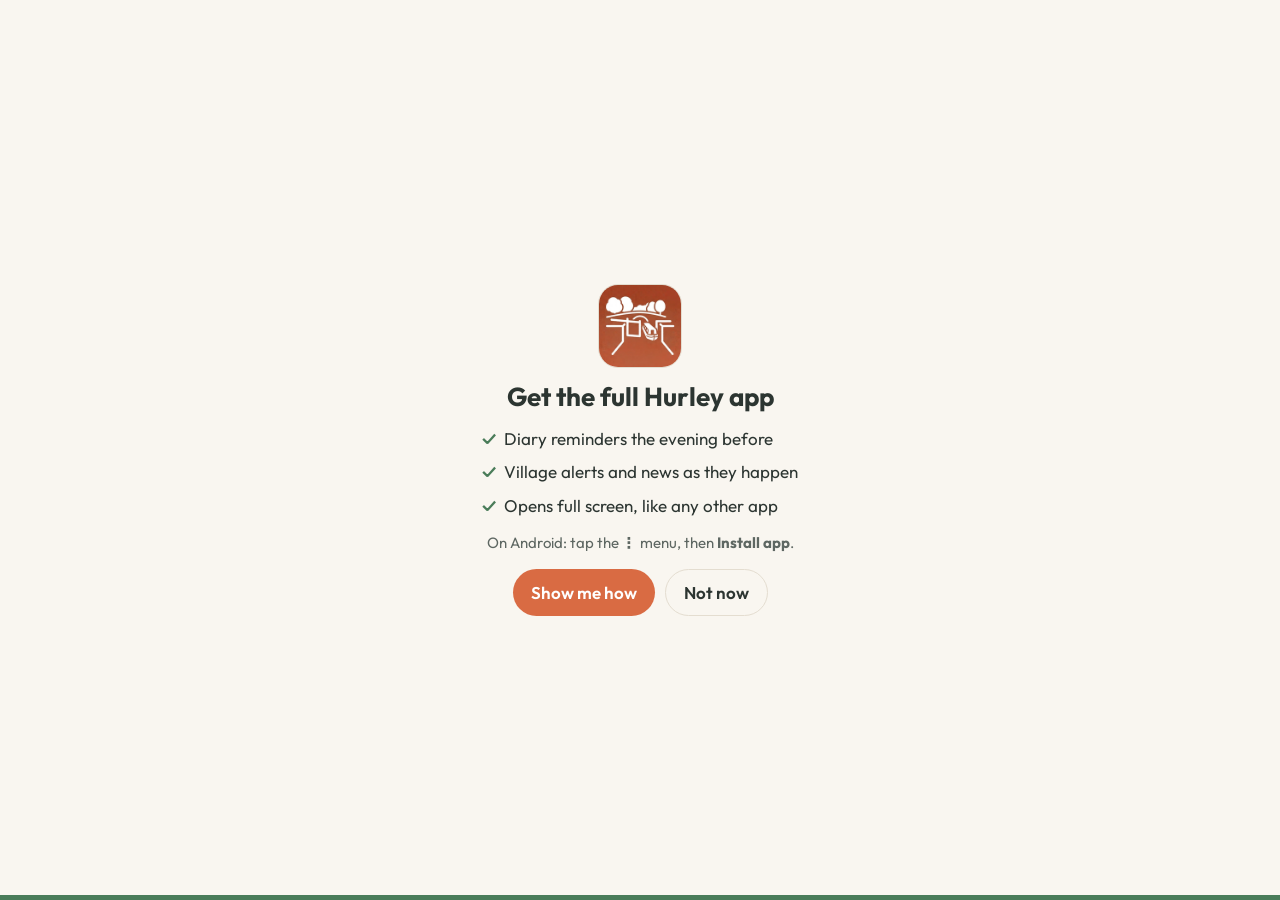
<file: index.html>
<!DOCTYPE html>
<html lang="en">
<head>
<meta charset="utf-8">
<meta name="viewport" content="width=device-width, initial-scale=1, viewport-fit=cover">
<meta name="theme-color" content="#F9F6F0">
<link rel="manifest" href="manifest.json">
<link rel="icon" href="icons/favicon-32.png">
<link rel="apple-touch-icon" href="icons/apple-touch-icon.png">
<meta name="apple-mobile-web-app-capable" content="yes">
<meta name="apple-mobile-web-app-title" content="Hurley">
<link rel="preconnect" href="https://fonts.googleapis.com">
<link rel="preconnect" href="https://fonts.gstatic.com" crossorigin>
<link rel="stylesheet" href="https://fonts.googleapis.com/css2?family=Outfit:wght@400;500;600;700;800&display=swap">
<link rel="stylesheet" href="css/app.css">
<script src="js/theme.js"></script>
<title>Hurley</title>
</head>
<body>
<header class="bar"><div class="bar-in">
  <a class="brand" href="./"><img src="icons/icon-192.png" alt="" width="34" height="34"><span>Hurley</span></a>
  <!-- Admin-only: hidden unless this phone has signed in on admin.html -->
  <a class="ib admin" id="admin" href="admin.html" aria-label="Admin" hidden>!</a>
  <a class="ib" href="profile.html" aria-label="Profile"><svg viewBox="0 0 24 24" fill="none" stroke="currentColor" stroke-width="1.8" stroke-linecap="round" aria-hidden="true"><circle cx="12" cy="8" r="4"/><path d="M4 21a8 8 0 0 1 16 0"/></svg></a>
  <a class="ib" href="settings.html" aria-label="Settings"><svg viewBox="0 0 24 24" fill="none" stroke="currentColor" stroke-width="1.8" stroke-linecap="round" stroke-linejoin="round" aria-hidden="true"><circle cx="12" cy="12" r="3"/><path d="M19.4 15a1.7 1.7 0 0 0 .3 1.8l.1.1a2 2 0 1 1-2.8 2.8l-.1-.1a1.7 1.7 0 0 0-1.8-.3 1.7 1.7 0 0 0-1 1.5V21a2 2 0 1 1-4 0v-.1a1.7 1.7 0 0 0-1.1-1.5 1.7 1.7 0 0 0-1.8.3l-.1.1a2 2 0 1 1-2.8-2.8l.1-.1a1.7 1.7 0 0 0 .3-1.8 1.7 1.7 0 0 0-1.5-1H3a2 2 0 1 1 0-4h.1a1.7 1.7 0 0 0 1.5-1.1 1.7 1.7 0 0 0-.3-1.8l-.1-.1a2 2 0 1 1 2.8-2.8l.1.1a1.7 1.7 0 0 0 1.8.3H9a1.7 1.7 0 0 0 1-1.5V3a2 2 0 1 1 4 0v.1a1.7 1.7 0 0 0 1 1.5 1.7 1.7 0 0 0 1.8-.3l.1-.1a2 2 0 1 1 2.8 2.8l-.1.1a1.7 1.7 0 0 0-.3 1.8V9a1.7 1.7 0 0 0 1.5 1H21a2 2 0 1 1 0 4h-.1a1.7 1.7 0 0 0-1.5 1z"/></svg></a>
  <a class="ib" href="about.html" aria-label="About us"><svg viewBox="0 0 24 24" aria-hidden="true" style="fill:none"><path d="M2 15l4.5-4.5L11 15" stroke="#4A7C59" stroke-width="2.4" stroke-linecap="round" stroke-linejoin="round"/><path d="M7 12.5l5-6 5 6" stroke="#D96B43" stroke-width="2.4" stroke-linecap="round" stroke-linejoin="round"/><path d="M13 15l4.5-4.5L22 15" stroke="#E8A838" stroke-width="2.4" stroke-linecap="round" stroke-linejoin="round"/><circle cx="12" cy="17.5" r="2" fill="#E8A838"/></svg></a>
</div></header>

<main class="wrap">
  <a class="banner" id="inst" href="install.html" hidden>
    <svg viewBox="0 0 24 24" width="24" height="24" fill="none" stroke="currentColor" stroke-width="1.8" stroke-linecap="round" stroke-linejoin="round" aria-hidden="true"><path d="M12 3v12M7 10l5 5 5-5M5 21h14"/></svg>
    <b>Add Hurley to your home screen</b>
    <button class="x" id="instx" aria-label="Hide">&times;</button>
  </a>
  <nav class="grid" id="grid" aria-label="Hurley"></nav>
  <p class="ver" id="ver"></p>
</main>

<script src="js/data.js"></script>
<script>
document.getElementById('grid').innerHTML = PLACES.filter(p => !p.hidden).map(p =>
  '<a class="tile' + (p.id === 'yourway' ? ' yay' : '') + '" href="place.html?p=' + p.id + '">' + svg(p.id) + '<b>' + p.name + '</b></a>').join('');
document.getElementById('ver').textContent = 'v' + VERSION;
// Install nudge: only in a normal browser tab, until dismissed
const standalone = matchMedia('(display-mode: standalone)').matches || navigator.standalone;
let hid = false; try { hid = localStorage.getItem('hurley.instHidden') === '1'; if (localStorage.getItem('hurley.admin') === '1') document.getElementById('admin').hidden = false; } catch (e) {}
if (!standalone && !hid) document.getElementById('inst').hidden = false;
document.getElementById('instx').onclick = e => {
  e.preventDefault(); document.getElementById('inst').hidden = true;
  try { localStorage.setItem('hurley.instHidden', '1'); } catch (err) {}
};
// Install splash: people using Hurley in a normal browser tab (not from the home screen) get a 4-second "get the full app" screen
// with what they would miss. Skipped for installed phones, the admin, and after 5 showings. Add ?splash=1 to the address to preview it.
(function () {
  const force = new URLSearchParams(location.search).has('splash');
  if (standalone && !force) return;
  try {
    if (!force) {
      if (localStorage.getItem('hurley.installSent') === '1' || localStorage.getItem('hurley.admin') === '1') return;
      if (sessionStorage.getItem('hurley.splashShown') === '1') return;
      const n = +localStorage.getItem('hurley.splashCount') || 0;
      if (n >= 5) return;
      localStorage.setItem('hurley.splashCount', String(n + 1));
    }
    sessionStorage.setItem('hurley.splashShown', '1');
  } catch (e) {}
  const ios = /iPhone|iPad|iPod/.test(navigator.userAgent) || (navigator.platform === 'MacIntel' && navigator.maxTouchPoints > 1);
  const how = ios ? 'On iPhone: tap <b>Share</b>, then <b>Add to Home Screen</b>.' : 'On Android: tap the <b>&#8942;</b> menu, then <b>Install app</b>.';
  const el = document.createElement('div');
  el.id = 'splash'; el.setAttribute('role', 'dialog'); el.setAttribute('aria-label', 'Get the full Hurley app');
  el.innerHTML = '<img src="icons/icon-192.png" alt="" width="84" height="84">'
    + '<h2>Get the full Hurley app</h2>'
    + '<ul><li>Diary reminders the evening before</li><li>Village alerts and news as they happen</li><li>Opens full screen, like any other app</li></ul>'
    + '<p class="how">' + how + '</p>'
    + '<div class="btns"><a class="btn terra" href="install.html" id="splashgo">Show me how</a><button class="btn ghost" id="splashx">Not now</button></div>'
    + '<div class="timer"><i></i></div>';
  document.body.appendChild(el);
  let t = setTimeout(close, 4000);
  function close() { clearTimeout(t); el.classList.add('out'); setTimeout(() => el.remove(), 350); }
  document.getElementById('splashx').onclick = close;
  document.getElementById('splashgo').onclick = () => clearTimeout(t);
})();
// Loads the database code on demand (villagers browsing the home screen never download it unless it is needed)
let dbP; const loadDb = () => dbP || (dbP = (async () => {
  const load = src => new Promise((ok, no) => { const s = document.createElement('script'); s.src = src; s.onload = ok; s.onerror = no; document.head.appendChild(s); });
  await load('https://cdn.jsdelivr.net/npm/@supabase/supabase-js@2'); await load('js/db.js');
})());
// Admin only: red badge on "!" counting what's waiting (ideas, messages, tradespeople). Loads the database code
// only when this phone is signed in as admin, so villagers never download it on the home screen.
(async () => {
  let isAdm = false; try { isAdm = localStorage.getItem('hurley.admin') === '1'; } catch (e) {}
  if (!isAdm) return;
  const load = src => new Promise((ok, no) => { const s = document.createElement('script'); s.src = src; s.onload = ok; s.onerror = no; document.head.appendChild(s); });
  try {
    await loadDb();
    if (!(await isAdmin())) return;
    const n = async t => (await sb.from(t).select('id', { count: 'exact', head: true }).eq('village', VILLAGE).eq('status', 'pending')).count || 0;
    const drafts = (await sb.from('digests').select('id', { count: 'exact', head: true }).eq('village', VILLAGE).eq('status', 'draft')).count || 0;
    const total = drafts + (await Promise.all(['requests', 'posts', 'trades'].map(n))).reduce((a, b) => a + b, 0);
    if (total) {
      const b = document.createElement('span'); b.className = 'badge'; b.textContent = total > 9 ? '9+' : total;
      document.getElementById('admin').appendChild(b);
      document.getElementById('admin').setAttribute('aria-label', 'Admin, ' + total + ' waiting');
    }
    if (navigator.setAppBadge) { total ? navigator.setAppBadge(total) : navigator.clearAppBadge(); }
  } catch (e) {}
})();
// First time this phone opens the app from its home screen (an installed copy): record it once, so the admin gets an alert.
(async () => {
  const installed = matchMedia('(display-mode: standalone)').matches || navigator.standalone === true;
  if (!installed) return;
  try { if (localStorage.getItem('hurley.installSent') === '1') return; } catch (e) { return; }
  try {
    await loadDb();
    const me = await ensureUser(), ua = navigator.userAgent;
    const platform = /iPhone|iPad|iPod/.test(ua) ? 'ios' : /Android/.test(ua) ? 'android' : 'other';
    const { error } = await sb.from('installs').upsert({ user_id: me.id, platform }, { onConflict: 'user_id', ignoreDuplicates: true });
    if (!error) localStorage.setItem('hurley.installSent', '1');
  } catch (e) {}
})();
if ('serviceWorker' in navigator) navigator.serviceWorker.register('sw.js').catch(() => {});
</script>
</body>
</html>
</file>
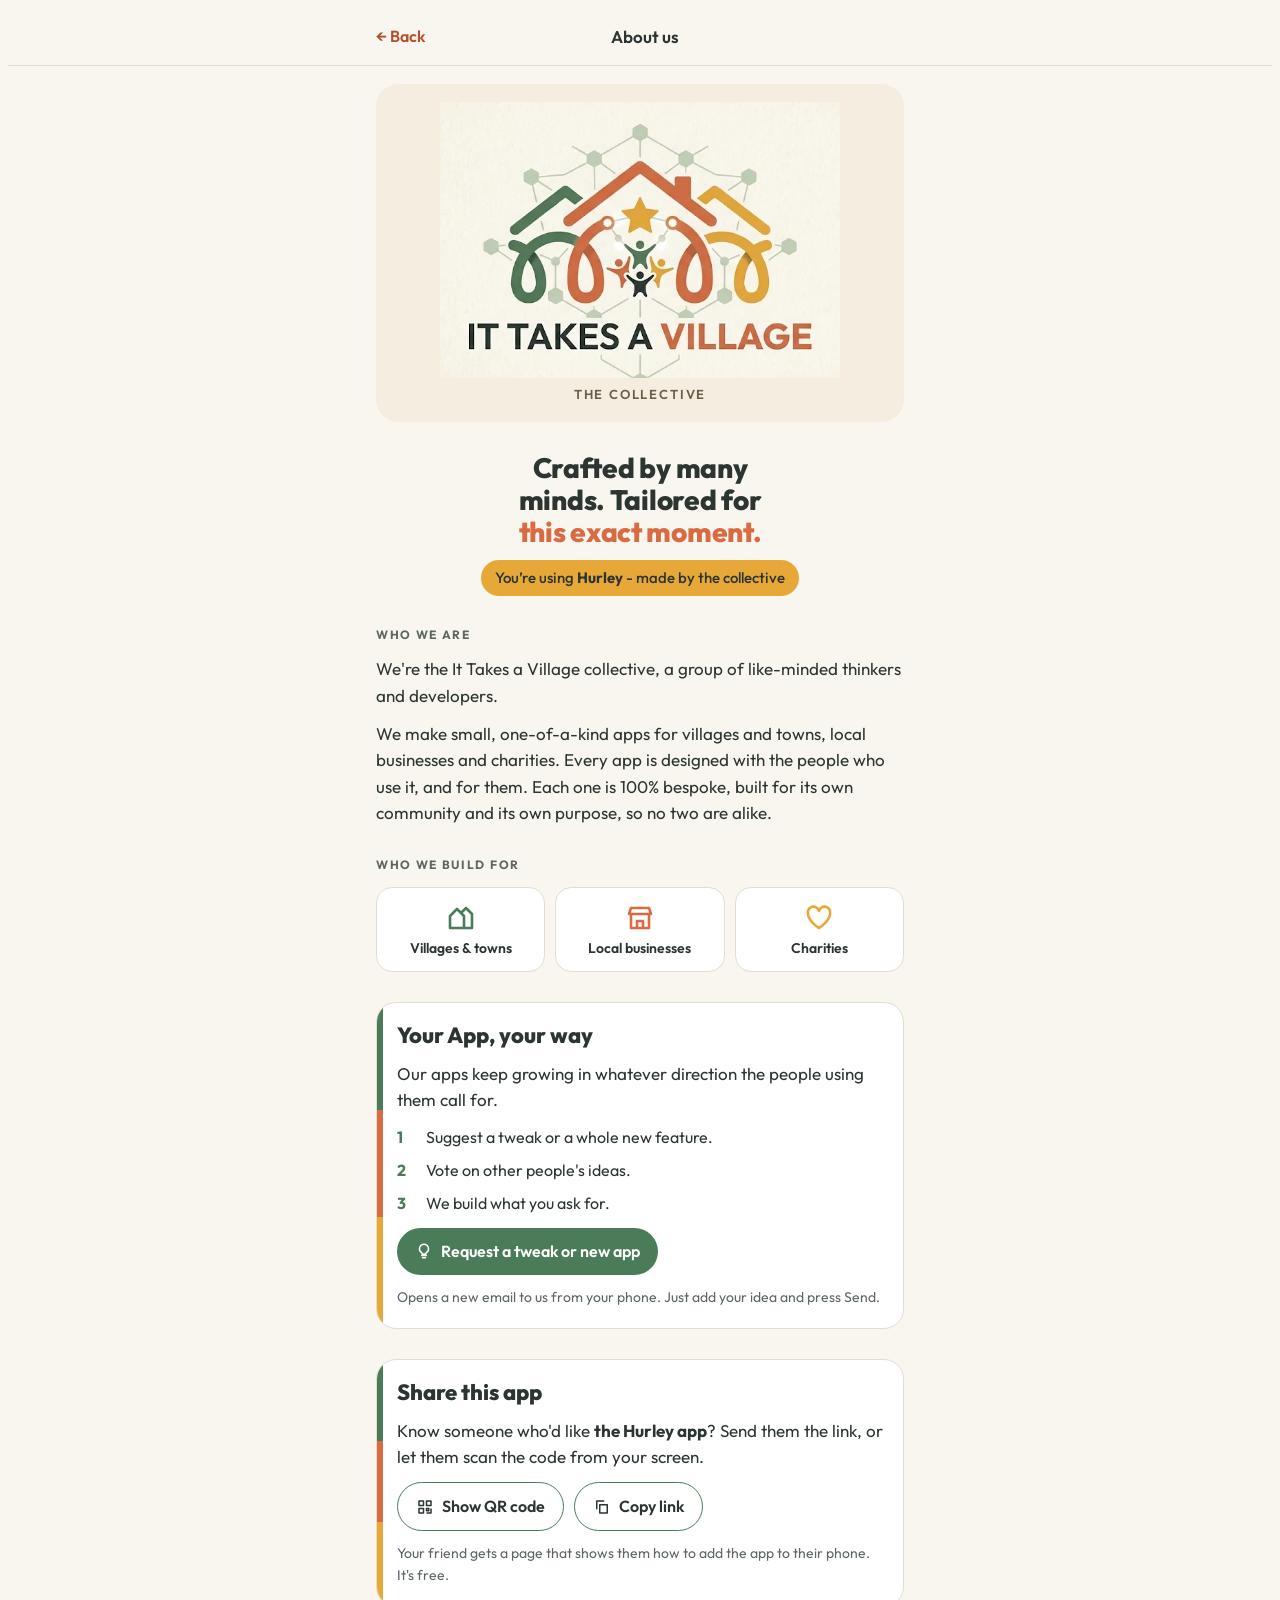
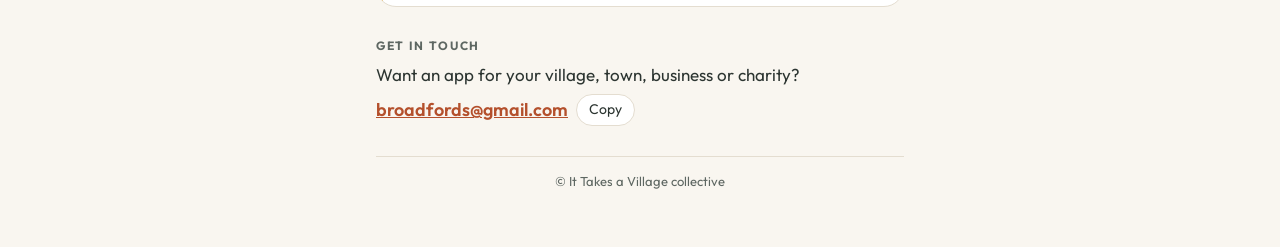
<file: about.html>
<!DOCTYPE html>
<html lang="en">
<head>
<meta charset="utf-8">
<meta name="viewport" content="width=device-width, initial-scale=1, viewport-fit=cover">
<meta name="theme-color" content="#F9F6F0">
<title>About us · Hurley</title>
<link rel="icon" href="icons/favicon-32.png">
<script src="js/theme.js"></script>
<link rel="preconnect" href="https://fonts.googleapis.com">
<link rel="preconnect" href="https://fonts.gstatic.com" crossorigin>
<link rel="stylesheet" href="https://fonts.googleapis.com/css2?family=Outfit:wght@400;500;600;700;800&display=swap">
<style>
/* Layout: in-app About screen; one phone column; cream logo plaque, then story, who-we-build-for trio, Your-App-your-way panel, contact */
:root{
  --cream:#F9F6F0; --plaque:#F4EDE0; --surface:#FFFFFF; --ink:#2C3531; --muted:#5E6762; --line:#E4DDD0;
  --terra:#D96B43; --terra-ink:#B4502C; --sage:#4A7C59; --gold:#E8A838;
  --on-terra:#FFFFFF; --on-sage:#FFFFFF; --on-gold:#2C3531;
  --font:"Outfit", system-ui, -apple-system, "Segoe UI", sans-serif;
}
@media (prefers-color-scheme: dark){:root:not([data-theme="light"]){
  --cream:#1E2421; --surface:#2C3531; --ink:#F1ECE2; --muted:#AEB7B1; --line:#3B4540;
  --terra:#E8825C; --terra-ink:#F0956F; --sage:#7FB28E; --gold:#EDB653;
  --on-terra:#1E2421; --on-sage:#1E2421; --on-gold:#1E2421; color-scheme:dark}}
:root[data-theme="dark"]{
  --cream:#1E2421; --surface:#2C3531; --ink:#F1ECE2; --muted:#AEB7B1; --line:#3B4540;
  --terra:#E8825C; --terra-ink:#F0956F; --sage:#7FB28E; --gold:#EDB653;
  --on-terra:#1E2421; --on-sage:#1E2421; --on-gold:#1E2421; color-scheme:dark}

*{box-sizing:border-box}
body{background:var(--cream);color:var(--ink);font-family:var(--font);font-size:17px;line-height:1.55}
h1,h2,h3{margin:0;font-weight:700;line-height:1.15;text-wrap:balance}
p{margin:0}
button,a{font:inherit}
:focus-visible{outline:3px solid var(--terra);outline-offset:2px;border-radius:6px}

.bar{position:sticky;top:env(safe-area-inset-top,0px);z-index:2;background:var(--cream);border-bottom:1px solid var(--line)}
.bar-in{max-width:560px;margin:0 auto;padding:10px 16px;display:flex;align-items:center;gap:12px}
.back{background:none;border:0;color:var(--terra-ink);font-weight:600;font-size:16px;padding:6px 0;cursor:pointer}
.bar h1{font-size:17px;font-weight:600;flex:1;text-align:center;margin-right:52px}

.wrap{max-width:560px;margin:0 auto;padding-inline:16px;padding-block:18px 48px;display:flex;flex-direction:column;gap:30px}

.plaque{background:var(--plaque);border-radius:22px;padding:18px 12px 8px;display:flex;flex-direction:column;align-items:center;gap:6px}
.plaque img{width:100%;max-width:400px;height:auto;display:block;
  -webkit-mask-image:radial-gradient(ellipse 88% 82% at 50% 50%,#000 76%,transparent 100%);
          mask-image:radial-gradient(ellipse 88% 82% at 50% 50%,#000 76%,transparent 100%)}
.tag{font-size:13px;letter-spacing:.14em;text-transform:uppercase;color:#6B5E4A;font-weight:600;padding-bottom:10px}

.hero{display:flex;flex-direction:column;gap:12px;text-align:center;align-items:center}
.hero h2{font-size:28px;font-weight:800;letter-spacing:-.01em;max-width:18ch}
.hero h2 em{font-style:normal;color:var(--terra)}
.using{display:inline-block;background:var(--gold);color:var(--on-gold);border-radius:999px;padding:6px 14px;font-size:15px;font-weight:500}
.using b{font-weight:700}

.story{display:flex;flex-direction:column;gap:12px}
.story p:first-child{font-size:19px;font-weight:500}
.eyebrow{font-size:12px;letter-spacing:.14em;text-transform:uppercase;font-weight:700;color:var(--muted)}

.trio{display:grid;grid-template-columns:repeat(3,minmax(0,1fr));gap:10px}
.trio div{background:var(--surface);border:1px solid var(--line);border-radius:16px;padding:14px 10px;display:flex;flex-direction:column;align-items:center;gap:8px;text-align:center;font-size:14px;font-weight:600;line-height:1.25}
.trio svg{width:30px;height:30px}
@media (max-width:360px){.trio{grid-template-columns:1fr}.trio div{flex-direction:row;text-align:left}}

.yay{background:var(--surface);border:1px solid var(--line);border-radius:20px;padding:20px;display:flex;flex-direction:column;gap:12px;position:relative;overflow:hidden}
.yay::before{content:"";position:absolute;inset:0 auto 0 0;width:6px;background:linear-gradient(var(--sage) 0 33%,var(--terra) 33% 66%,var(--gold) 66%)}
.yay h3{font-size:22px;font-weight:800}
.yay ol{margin:0;padding:0;list-style:none;display:flex;flex-direction:column;gap:8px;font-size:16px}
.yay li{display:flex;gap:10px;align-items:baseline}
.yay li span{flex:none;font-weight:700;color:var(--sage);min-width:1.2em}
.pill{align-self:flex-start;display:inline-flex;align-items:center;gap:8px;background:var(--sage);color:var(--on-sage);border:0;border-radius:999px;padding:11px 18px;font-weight:600;font-size:16px;text-decoration:none;cursor:pointer}
.pill svg{width:18px;height:18px}
.hint{font-size:14px;color:var(--muted)}

/* Share this app: native share sheet, QR on screen, copy link */
.share-btns{display:flex;flex-wrap:wrap;gap:10px}
.pill.alt{background:var(--surface);color:var(--ink);border:1.5px solid var(--sage)}
.qr-ov{position:fixed;inset:0;z-index:10;background:rgba(20,25,22,.72);display:flex;align-items:center;justify-content:center;padding:16px}
.qr-ov[hidden],.share[hidden],.pill[hidden]{display:none}
.qr-card{background:var(--surface);color:var(--ink);border-radius:22px;padding:22px;max-width:340px;width:100%;display:flex;flex-direction:column;align-items:center;gap:12px;text-align:center}
.qr-card h3{font-size:21px;font-weight:800}
.qr-card img{width:100%;max-width:260px;height:auto;border-radius:10px;background:#fff}
.qr-card .pill{align-self:center}

.contact{display:flex;flex-direction:column;gap:6px}
.contact .row{display:flex;flex-wrap:wrap;align-items:center;gap:8px}
.contact a{color:var(--terra-ink);font-weight:600;font-size:18px;user-select:all;word-break:break-all}
.copy{border:1px solid var(--line);background:var(--surface);color:var(--ink);border-radius:999px;padding:4px 12px;font-size:14px;cursor:pointer}

footer{border-top:1px solid var(--line);padding-top:14px;font-size:13px;color:var(--muted);text-align:center}
</style>
</head>
<body>
<!-- Shared It Takes a Village collective About Us page. Master copy lives in _assets/it-takes-a-village/about.html; per app only APP_NAME and BACK_URL differ. -->

<header class="bar"><div class="bar-in">
  <button class="back" id="back">← Back</button>
  <h1>About us</h1>
</div></header>

<main class="wrap">
  <div class="plaque">
    <img src="assets/collective-logo.webp" alt="It Takes a Village logo: three rooftops in green, terracotta and gold, joined by figures of people under a star" width="580" height="400">
    <div class="tag">The collective</div>
  </div>

  <section class="hero">
    <h2>Crafted by many minds. Tailored for <em>this exact moment.</em></h2>
    <div class="using" id="using"></div>
  </section>

  <section class="story" aria-labelledby="who">
    <span class="eyebrow" id="who">Who we are</span>
    <p>We're the It Takes a Village collective, a group of like-minded thinkers and developers.</p>
    <p>We make small, one-of-a-kind apps for villages and towns, local businesses and charities. Every app is designed with the people who use it, and for them. Each one is 100% bespoke, built for its own community and its own purpose, so no two are alike.</p>
  </section>

  <section class="story" aria-labelledby="for">
    <span class="eyebrow" id="for">Who we build for</span>
    <div class="trio">
      <div><svg viewBox="0 0 30 30" aria-hidden="true"><path d="M4 26V14l7-7 7 7v12z" fill="none" stroke="var(--sage)" stroke-width="2.6" stroke-linejoin="round"/><path d="M15 11l5-5 6 6v14h-8" fill="none" stroke="var(--sage)" stroke-width="2.6" stroke-linejoin="round"/></svg>Villages &amp; towns</div>
      <div><svg viewBox="0 0 30 30" aria-hidden="true"><path d="M4 12h22l-2-6H6z M6 12v14h18V12" fill="none" stroke="var(--terra)" stroke-width="2.6" stroke-linejoin="round"/><path d="M12 26v-7h6v7" fill="none" stroke="var(--terra)" stroke-width="2.6" stroke-linejoin="round"/></svg>Local businesses</div>
      <div><svg viewBox="0 0 30 30" aria-hidden="true"><path d="M15 26S4 19 4 11.5A5.5 5.5 0 0 1 15 9a5.5 5.5 0 0 1 11 2.5C26 19 15 26 15 26z" fill="none" stroke="var(--gold)" stroke-width="2.6" stroke-linejoin="round"/></svg>Charities</div>
    </div>
  </section>

  <section class="yay" aria-labelledby="yay-h">
    <h3 id="yay-h">Your App, your way</h3>
    <p>Our apps keep growing in whatever direction the people using them call for.</p>
    <ol>
      <li><span>1</span>Suggest a tweak or a whole new feature.</li>
      <li><span>2</span>Vote on other people's ideas.</li>
      <li><span>3</span>We build what you ask for.</li>
    </ol>
    <a class="pill" id="req" href="mailto:broadfords@gmail.com"><svg viewBox="0 0 24 24" aria-hidden="true"><path d="M9 18h6M10 21h4M12 3a6 6 0 0 0-3.5 10.9c.6.5 1 1.2 1 2.1h5c0-.9.4-1.6 1-2.1A6 6 0 0 0 12 3z" fill="none" stroke="currentColor" stroke-width="2" stroke-linecap="round" stroke-linejoin="round"/></svg>Request a tweak or new app</a>
    <p class="hint">Opens a new email to us from your phone. Just add your idea and press Send.</p>
  </section>

  <section class="yay share" aria-labelledby="sh-h">
    <h3 id="sh-h">Share this app</h3>
    <p>Know someone who'd like <b id="sh-app"></b>? Send them the link, or let them scan the code from your screen.</p>
    <div class="share-btns">
      <button class="pill" id="sh-send" hidden><svg viewBox="0 0 24 24" aria-hidden="true"><path d="M12 15V3M8 7l4-4 4 4M5 12v8h14v-8" fill="none" stroke="currentColor" stroke-width="2" stroke-linecap="round" stroke-linejoin="round"/></svg>Send to a friend</button>
      <button class="pill alt" id="sh-qr"><svg viewBox="0 0 24 24" aria-hidden="true"><path d="M4 4h6v6H4zM14 4h6v6h-6zM4 14h6v6H4zM14 14h3v3h-3zM20 14v6h-6" fill="none" stroke="currentColor" stroke-width="2" stroke-linejoin="round"/></svg>Show QR code</button>
      <button class="pill alt" id="sh-copy"><svg viewBox="0 0 24 24" aria-hidden="true"><path d="M9 9h10v11H9zM5 15V4h10" fill="none" stroke="currentColor" stroke-width="2" stroke-linejoin="round"/></svg><span>Copy link</span></button>
    </div>
    <p class="hint">Your friend gets a page that shows them how to add the app to their phone. It's free.</p>
  </section>

  <section class="contact" aria-labelledby="ct">
    <span class="eyebrow" id="ct">Get in touch</span>
    <p>Want an app for your village, town, business or charity?</p>
    <div class="row"><a href="mailto:broadfords@gmail.com" id="email">broadfords@gmail.com</a><button class="copy" id="copy">Copy</button></div>
  </section>

  <footer>© It Takes a Village collective</footer>
</main>

<div class="qr-ov" id="qr-ov" hidden role="dialog" aria-modal="true" aria-labelledby="qr-t">
  <div class="qr-card">
    <h3 id="qr-t">Scan to get the app</h3>
    <img src="assets/share-qr.svg" alt="QR code that opens the It Takes a Village page for adding this app" width="260" height="260">
    <p class="hint">Ask your friend to point their phone camera at this code.</p>
    <button class="pill" id="qr-close">Done</button>
  </div>
</div>

<script>
const APP_NAME = 'Hurley';
const BACK_URL = './';
document.getElementById('using').innerHTML = 'You’re using <b></b> - made by the collective';
document.querySelector('#using b').textContent = APP_NAME;
// Option 1 (for now): email. Option 2 (later): open the app's "Your App, your way" request list instead.
document.getElementById('req').href = 'mailto:broadfords@gmail.com?subject=' + encodeURIComponent('Idea for ' + APP_NAME)
  + '&body=' + encodeURIComponent('My idea for ' + APP_NAME + ' is: ');
document.getElementById('back').onclick = () => { if (history.length > 1) history.back(); else location.href = BACK_URL; };
// Share this app. The link goes to the collective hub (it detects the phone and shows the install steps);
// ?from= lets the hub put this app first. Keep SHARE_URL in step with assets/share-qr.svg.
const SHARE_URL = 'https://ittakesavillagecollective.co.uk/?from=hurley';
const SHARE_TEXT = 'I use the ' + APP_NAME + ' app and thought you might like it. It is free. Get it here:';
document.getElementById('sh-app').textContent = 'the ' + APP_NAME + ' app';
const shSend = document.getElementById('sh-send'), shCopy = document.getElementById('sh-copy'), qrOv = document.getElementById('qr-ov');
if (navigator.share) {
  shSend.hidden = false;
  shSend.onclick = () => { navigator.share({ title: APP_NAME + ' app', text: SHARE_TEXT, url: SHARE_URL }).catch(() => {}); };
}
shCopy.onclick = () => {
  const label = shCopy.querySelector('span'), done = () => { label.textContent = 'Copied'; setTimeout(() => label.textContent = 'Copy link', 1500); };
  try { navigator.clipboard.writeText(SHARE_URL).then(done, () => { label.textContent = SHARE_URL; }); } catch (e) { label.textContent = SHARE_URL; }
};
document.getElementById('sh-qr').onclick = () => { qrOv.hidden = false; document.getElementById('qr-close').focus(); };
const closeQr = () => { qrOv.hidden = true; };
document.getElementById('qr-close').onclick = closeQr;
qrOv.onclick = e => { if (e.target === qrOv) closeQr(); };
document.addEventListener('keydown', e => { if (e.key === 'Escape') closeQr(); });

document.getElementById('copy').onclick = () => {
  const b = document.getElementById('copy'), done = () => { b.textContent = 'Copied'; setTimeout(() => b.textContent = 'Copy', 1500); };
  const sel = () => { const r = document.createRange(); r.selectNodeContents(document.getElementById('email')); const s = getSelection(); s.removeAllRanges(); s.addRange(r); };
  try { navigator.clipboard.writeText('broadfords@gmail.com').then(done, sel); } catch (e) { sel(); }
};
</script>
</body>
</html>
</file>
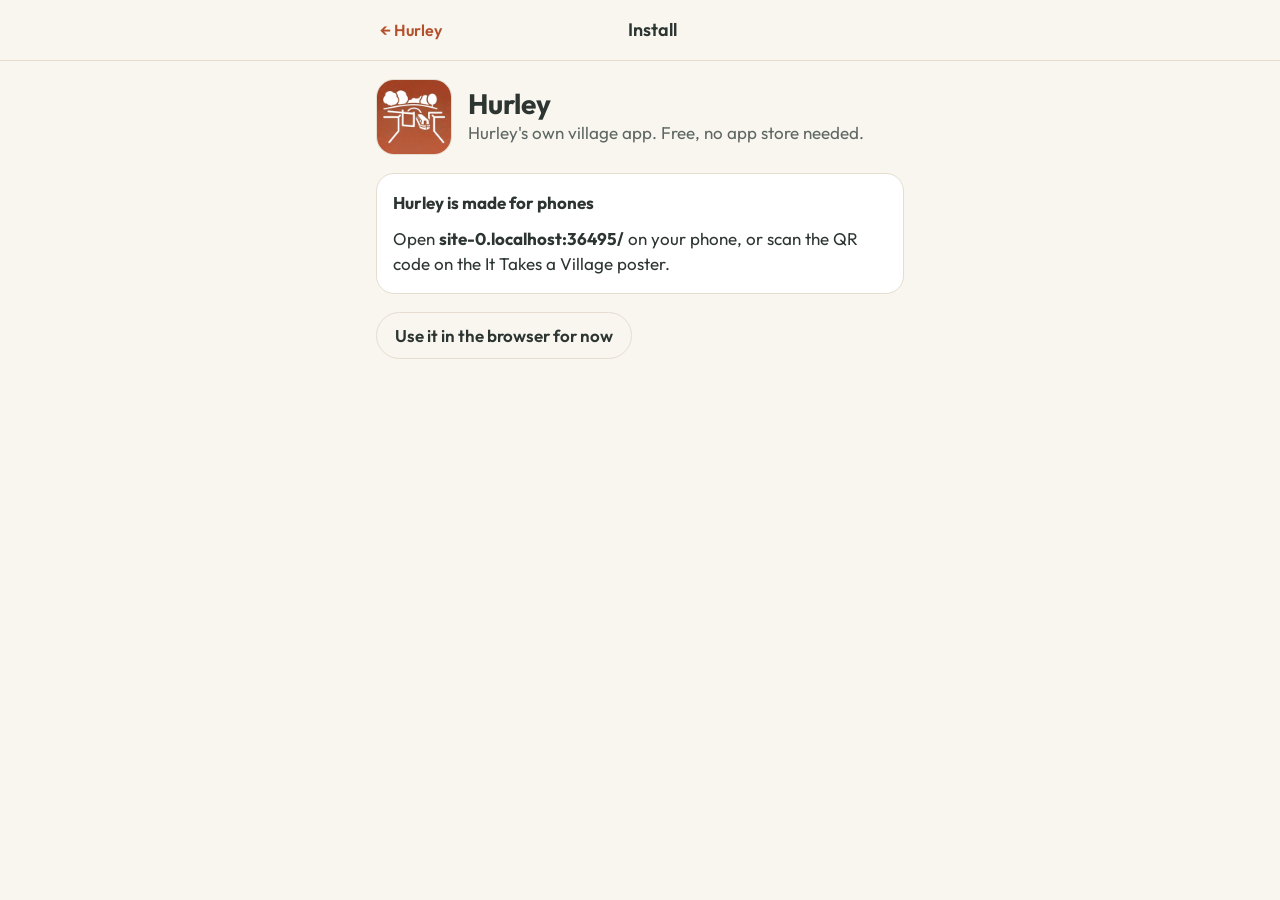
<file: install.html>
<!DOCTYPE html>
<html lang="en">
<head>
<meta charset="utf-8">
<meta name="viewport" content="width=device-width, initial-scale=1, viewport-fit=cover">
<meta name="theme-color" content="#F9F6F0">
<link rel="manifest" href="manifest.json">
<link rel="icon" href="icons/favicon-32.png">
<link rel="apple-touch-icon" href="icons/apple-touch-icon.png">
<meta name="apple-mobile-web-app-capable" content="yes">
<meta name="apple-mobile-web-app-title" content="Hurley">
<link rel="preconnect" href="https://fonts.googleapis.com">
<link rel="preconnect" href="https://fonts.gstatic.com" crossorigin>
<link rel="stylesheet" href="https://fonts.googleapis.com/css2?family=Outfit:wght@400;500;600;700;800&display=swap">
<link rel="stylesheet" href="css/app.css">
<script src="js/theme.js"></script>
<title>Install Hurley</title>
<style>
.appcard{display:flex;align-items:center;gap:16px}
.appcard img{width:76px;height:76px;border-radius:18px;border:1px solid var(--line)}
.appcard h2{font-size:28px}
ol.steps{margin:0;padding:0;list-style:none;display:flex;flex-direction:column;gap:14px}
ol.steps li{display:flex;gap:12px;align-items:flex-start}
ol.steps li>span{flex:none;width:30px;height:30px;border-radius:50%;background:var(--sage);color:var(--on-sage);display:grid;place-items:center;font-weight:700}
ol.steps svg{width:20px;height:20px;vertical-align:-4px;color:var(--terra-ink)}
.warn{background:var(--gold);color:var(--on-gold);border-color:var(--gold)}
.warn .btn{background:var(--ink);color:var(--cream)}
</style>
</head>
<body>
<header class="bar"><div class="bar-in">
  <a class="back" href="./">&larr; Hurley</a>
  <h1>Install</h1>
</div></header>
<main class="wrap">
  <div class="appcard"><img src="icons/icon-192.png" alt="Hurley app icon"><div><h2>Hurley</h2><p class="muted">Hurley's own village app. Free, no app store needed.</p></div></div>

  <!-- Opened inside Facebook / Instagram / Messenger etc: these can't install apps -->
  <section class="card warn" id="inapp" hidden>
    <b>Open this page in <span class="brw">your browser</span> first</b>
    <p>You've opened it inside another app, which can't add Hurley to your home screen. Tap the <b>&middot;&middot;&middot;</b> menu and choose <b>Open in <span class="brw">browser</span></b>, or copy the link and paste it into <span class="brw">your browser</span>.</p>
    <div class="btns"><button class="btn" id="copy">Copy link</button></div>
  </section>

  <section class="card" id="android" hidden>
    <b>Add Hurley to your phone</b>
    <div class="btns"><button class="btn terra" id="go" hidden>Install Hurley</button></div>
    <ol class="steps" id="amanual">
      <li><span>1</span><p>Tap the <b>&#8942;</b> menu at the top right of Chrome.</p></li>
      <li><span>2</span><p>Tap <b>Install app</b> (or <b>Add to Home screen</b>).</p></li>
      <li><span>3</span><p>Tap <b>Install</b>. Hurley appears with your other apps.</p></li>
    </ol>
  </section>

  <section class="card" id="ios" hidden>
    <b>Add Hurley to your iPhone</b>
    <ol class="steps">
      <li><span>1</span><p>Tap the <b>Share</b> button <svg viewBox="0 0 24 24" fill="none" stroke="currentColor" stroke-width="2" stroke-linecap="round" stroke-linejoin="round" aria-label="Share icon"><path d="M12 3v12M8 7l4-4 4 4M6 11H5v10h14V11h-1"/></svg> at the bottom of Safari. On an iPad, or in Chrome, it&rsquo;s at the top right.</p></li>
      <li><span>2</span><p>Scroll down and tap <b>Add to Home Screen</b>. If you can&rsquo;t see it, tap <b>View More</b> first.</p></li>
      <li><span>3</span><p>Tap <b>Add</b>. Hurley appears on your home screen.</p></li>
    </ol>
    <p class="note">Opening Hurley from the home screen keeps your settings safe. iPhones clear website data that isn't added to the home screen.</p>
  </section>

  <section class="card" id="desk" hidden>
    <b>Hurley is made for phones</b>
    <p>Open <b id="url"></b> on your phone, or scan the QR code on the It Takes a Village poster.</p>
  </section>

  <section class="card" id="done" hidden><b>Hurley is installed</b><p>Open it from your home screen.</p></section>

  <div class="btns"><a class="btn ghost" href="./">Use it in the browser for now</a></div>
</main>

<script>
const ua = navigator.userAgent;
const show = id => document.getElementById(id).hidden = false;
const ios = /iPhone|iPad|iPod/.test(ua) || (navigator.platform === 'MacIntel' && navigator.maxTouchPoints > 1);
const android = /Android/.test(ua);
const inApp = /FBAN|FBAV|FB_IAB|Instagram|Messenger|Line\/|Snapchat|TikTok|; wv\)/.test(ua);
const standalone = matchMedia('(display-mode: standalone)').matches || navigator.standalone;
document.getElementById('url').textContent = location.host + location.pathname.replace(/install\.html$/, '');

if (standalone) location.replace('./');
else if (inApp) {
  document.querySelectorAll('.brw').forEach(s => s.textContent = ios ? 'Safari' : 'Chrome');
  show('inapp');
} else if (ios) show('ios');
else if (android) show('android');
else show('desk');

// Copy link (for in-app browsers)
document.getElementById('copy').onclick = () => {
  const link = location.origin + location.pathname.replace(/install\.html$/, '') + 'install.html', b = document.getElementById('copy');
  const done = () => { b.textContent = 'Copied'; setTimeout(() => b.textContent = 'Copy link', 1500); };
  try { navigator.clipboard.writeText(link).then(done, () => prompt('Copy this link:', link)); } catch (e) { prompt('Copy this link:', link); }
};

// Android / Chrome: one-tap install when the browser offers it
let deferred;
addEventListener('beforeinstallprompt', e => {
  e.preventDefault(); deferred = e;
  if (!inApp) { document.getElementById('desk').hidden = true; show('android'); }
  document.getElementById('go').hidden = false;
  document.getElementById('amanual').hidden = true;
});
document.getElementById('go').onclick = async () => {
  if (!deferred) return;
  deferred.prompt();
  const r = await deferred.userChoice; deferred = null;
  if (r.outcome === 'accepted') { document.getElementById('android').hidden = true; show('done'); }
};
addEventListener('appinstalled', () => { document.getElementById('android').hidden = true; show('done'); });
if ('serviceWorker' in navigator) navigator.serviceWorker.register('sw.js').catch(() => {});
</script>
</body>
</html>
</file>
<file: css/app.css>
/* Hurley app: shared styles. Collective brand: Outfit, Gemini palette; tokens redefined for dark mode. */
:root{
  --cream:#F9F6F0; --plaque:#F4EDE0; --surface:#FFFFFF; --ink:#2C3531; --muted:#5E6762; --line:#E4DDD0;
  --terra:#D96B43; --terra-ink:#B4502C; --sage:#4A7C59; --sage-soft:#E6EEE8; --gold:#E8A838;
  --on-terra:#FFFFFF; --on-sage:#FFFFFF; --on-gold:#2C3531; --mark:none;
  --yay:#BF6E55; --on-yay:#FFFFFF; /* muted terracotta for the Your App, your way tile */
  --font:"Outfit", system-ui, -apple-system, "Segoe UI", sans-serif;
  --fs:17px;
}
@media (prefers-color-scheme: dark){:root:not([data-theme="light"]){
  --cream:#1E2421; --surface:#2C3531; --ink:#F1ECE2; --muted:#AEB7B1; --line:#3B4540;
  --terra:#E8825C; --terra-ink:#F0956F; --sage:#7FB28E; --sage-soft:#2F3F35; --gold:#EDB653;
  --on-terra:#1E2421; --on-sage:#1E2421; --on-gold:#1E2421; --mark:invert(1); --yay:#C98B74; --on-yay:#1E2421; color-scheme:dark}}
:root[data-theme="dark"]{
  --cream:#1E2421; --surface:#2C3531; --ink:#F1ECE2; --muted:#AEB7B1; --line:#3B4540;
  --terra:#E8825C; --terra-ink:#F0956F; --sage:#7FB28E; --sage-soft:#2F3F35; --gold:#EDB653;
  --on-terra:#1E2421; --on-sage:#1E2421; --on-gold:#1E2421; --mark:invert(1); --yay:#C98B74; --on-yay:#1E2421; color-scheme:dark}
:root[data-size="large"]{--fs:20px}

*{box-sizing:border-box}
[hidden]{display:none !important}
html{-webkit-text-size-adjust:100%}
body{margin:0;background:var(--cream);color:var(--ink);font-family:var(--font);font-size:var(--fs);line-height:1.5;
  padding-bottom:env(safe-area-inset-bottom,0px)}
h1,h2,h3{margin:0;font-weight:700;line-height:1.15;text-wrap:balance}
p{margin:0}
a{color:var(--terra-ink)}
button,a,input,textarea,select{font:inherit}
:focus-visible{outline:3px solid var(--terra);outline-offset:2px;border-radius:6px}

/* Top bar */
.bar{position:sticky;top:0;z-index:5;background:var(--cream);border-bottom:1px solid var(--line);padding-top:env(safe-area-inset-top,0px)}
.bar-in{max-width:560px;margin:0 auto;padding:8px 12px 8px 16px;display:flex;align-items:center;gap:6px;min-height:58px}
.brand{display:flex;align-items:center;gap:10px;flex:1;min-width:0;text-decoration:none;color:var(--ink)}
.brand img{height:34px;width:34px;border-radius:9px;flex:none}
.brand span{font-size:24px;font-weight:600;letter-spacing:.2px}
.ib{width:44px;height:44px;border-radius:12px;border:0;background:none;color:var(--ink);display:grid;place-items:center;cursor:pointer;text-decoration:none;flex:none}
.ib:hover{background:var(--sage-soft)}
.ib svg{width:24px;height:24px}
.ib.admin{position:relative;font-weight:800;font-size:22px;color:var(--terra-ink)}
.back{background:none;border:0;color:var(--terra-ink);font-weight:600;font-size:16px;padding:10px 4px;cursor:pointer;text-decoration:none}
.bar h1{font-size:18px;font-weight:600;flex:1;text-align:center;margin-right:56px}

.wrap{max-width:560px;margin:0 auto;padding:18px 16px 40px;display:flex;flex-direction:column;gap:18px}

/* Home grid */
.grid{display:grid;grid-template-columns:1fr 1fr;gap:12px}
.tile{display:flex;flex-direction:column;justify-content:space-between;gap:14px;min-height:112px;padding:14px;border-radius:18px;
  background:var(--surface);border:1px solid var(--line);color:var(--ink);text-decoration:none;box-shadow:0 1px 2px rgb(0 0 0 / .04)}
.tile:active{transform:scale(.98)}
.tile svg{width:30px;height:30px;color:var(--sage)}
.tile b{font-size:1.02em;font-weight:600;line-height:1.2}
.tile.yay{background:var(--yay);border-color:var(--yay);color:var(--on-yay)}
.tile.yay svg{color:var(--on-yay)}

.banner{display:flex;align-items:center;gap:12px;padding:12px 14px;border-radius:14px;background:var(--sage-soft);color:var(--ink);text-decoration:none}
.banner b{flex:1;font-weight:600}
.banner .x{background:none;border:0;color:var(--muted);font-size:22px;line-height:1;padding:4px 6px;cursor:pointer}
.ver{text-align:center;color:var(--muted);font-size:13px;margin-top:6px}

/* Cards & content */
.card{background:var(--surface);border:1px solid var(--line);border-radius:18px;padding:16px;display:flex;flex-direction:column;gap:10px}
.hero{display:flex;align-items:center;gap:14px}
.hero .ic{width:56px;height:56px;border-radius:16px;background:var(--sage-soft);display:grid;place-items:center;flex:none}
.hero .ic svg{width:32px;height:32px;color:var(--sage)}
.hero h2{font-size:26px}
.muted{color:var(--muted)}
.ph{color:var(--muted);font-style:italic}
dl.facts{margin:0;display:grid;grid-template-columns:auto 1fr;gap:8px 14px}
dl.facts dt{color:var(--muted)}
dl.facts dd{margin:0;font-weight:500}
.btns{display:flex;flex-wrap:wrap;gap:10px}
.btn{display:inline-flex;align-items:center;justify-content:center;gap:8px;min-height:46px;padding:10px 18px;border-radius:999px;border:0;
  background:var(--sage);color:var(--on-sage);font-weight:600;text-decoration:none;cursor:pointer}
.btn.terra{background:var(--terra);color:var(--on-terra)}
.btn.ghost{background:none;color:var(--ink);border:1.5px solid var(--line)}
.btn[aria-disabled="true"]{opacity:.5;pointer-events:none}
.item{padding:12px 0;border-top:1px solid var(--line);display:flex;flex-direction:column;gap:2px}
.item:first-of-type{border-top:0;padding-top:0}
.item small{color:var(--muted)}
.badge{display:inline-block;font-size:12px;font-weight:600;padding:2px 9px;border-radius:999px;background:var(--gold);color:var(--on-gold);align-self:flex-start}
.note{font-size:14px;color:var(--muted)}

/* Forms */
label.f{display:flex;flex-direction:column;gap:6px;font-weight:600}
input[type=text],input[type=email],input[type=password],textarea{min-height:48px;padding:10px 14px;border-radius:12px;border:1.5px solid var(--line);background:var(--surface);color:var(--ink);font-weight:400}
.seg{display:flex;background:var(--sage-soft);border-radius:12px;padding:4px;gap:4px}
.seg button{flex:1;min-height:42px;border:0;border-radius:9px;background:none;color:var(--ink);font-weight:500;cursor:pointer}
.seg button[aria-pressed="true"]{background:var(--surface);font-weight:700;box-shadow:0 1px 3px rgb(0 0 0 / .12)}
.row{display:flex;justify-content:space-between;align-items:center;gap:10px}
textarea{resize:vertical;min-height:96px}

/* Requests & votes */
.req{gap:6px}
.req .row b{flex:1}
.chip{flex:none;font-size:12px;font-weight:600;padding:3px 10px;border-radius:999px;background:var(--sage-soft);color:var(--ink)}
.chip.s-pending{background:var(--gold);color:var(--on-gold)}
.chip.s-planned{background:var(--sage);color:var(--on-sage)}
.chip.s-building{background:var(--terra);color:var(--on-terra)}
.chip.s-done{background:var(--ink);color:var(--cream)}
.reply{font-size:.92em;padding:8px 12px;border-left:3px solid var(--sage);background:var(--sage-soft);border-radius:0 10px 10px 0}
.votes{display:flex;gap:8px;margin-top:4px}
.vote{min-height:40px;min-width:64px;padding:6px 12px;border-radius:999px;border:1.5px solid var(--line);background:none;color:var(--ink);font-weight:600;cursor:pointer}
.vote.on{border-color:var(--sage);background:var(--sage-soft)}
.vote:disabled{opacity:.6}

/* Link card (e.g. Useful Info -> Trusted Tradespeople) */
.linkcard{display:flex;align-items:center;gap:14px;padding:14px 16px;border-radius:18px;background:var(--sage);color:var(--on-sage);text-decoration:none}
.linkcard .ic{width:44px;height:44px;border-radius:12px;background:rgb(255 255 255 / .18);display:grid;place-items:center;flex:none}
.linkcard .ic svg{width:26px;height:26px}
.linkcard span:nth-child(2){flex:1;display:flex;flex-direction:column;gap:2px}
.linkcard b{font-size:1.08em}
.linkcard small{opacity:.9;font-size:13px}
.linkcard .chev{font-size:30px;line-height:1;opacity:.8}

/* Trusted Tradespeople */
.chips{display:flex;gap:6px;flex-wrap:wrap}
.fchip{min-height:36px;padding:4px 12px;border-radius:999px;border:1.5px solid var(--line);background:var(--surface);color:var(--ink);font-weight:500;cursor:pointer}
.fchip[aria-pressed="true"]{background:var(--ink);color:var(--cream);border-color:var(--ink)}
#list{display:flex;flex-direction:column;gap:12px}
.trade .row{align-items:flex-start}
.trade .tn{font-size:1.1em}
.chip.trusted{background:var(--sage);color:var(--on-sage)}
.rec{padding:8px 12px;border-left:3px solid var(--gold);background:var(--cream);border-radius:0 10px 10px 0;font-size:.95em}
.rec small{color:var(--muted);white-space:nowrap}
select{min-height:48px;padding:10px 12px;border-radius:12px;border:1.5px solid var(--line);background:var(--surface);color:var(--ink);font:inherit;font-weight:400}
input[type=tel],input[type=url],input[type=month]{min-height:48px;padding:10px 14px;border-radius:12px;border:1.5px solid var(--line);background:var(--surface);color:var(--ink);font-weight:400}

/* Typing should never zoom or jolt the page: iPhones auto-zoom any box under 16px,
   and forms open already scrolled into place (clear of the sticky top bar). */
input,textarea,select{font-size:max(16px,1em)}
form{scroll-margin-top:76px}

.ib.admin .badge{position:absolute;top:2px;right:0;min-width:20px;height:20px;padding:0 5px;border-radius:999px;background:#D32F2F;color:#fff;font-size:12px;font-weight:700;line-height:20px;text-align:center}

/* Caravans for Sale: the italic 'get your van listed' line sits right under its button */
.listus{margin-top:-8px;padding-left:6px}
.listus a{font-weight:600}

/* News */
.news{gap:6px}
.btn.danger{background:none;color:var(--terra-ink);border:1.5px solid var(--terra)}
label.tick{display:flex;align-items:center;gap:10px;font-weight:500}
label.tick input{width:22px;height:22px;accent-color:var(--sage)}
.linkcard.ghostcard{background:var(--surface);color:var(--ink);border:1px solid var(--line)}
.item a{font-weight:600;align-self:flex-start;margin-top:2px}

/* Install splash: shown for ~4 seconds to people using the app in a browser tab (see index.html) */
#splash{position:fixed;inset:0;z-index:100;background:var(--cream);display:flex;flex-direction:column;align-items:center;justify-content:center;gap:14px;padding:24px;text-align:center;transition:opacity .35s}
#splash.out{opacity:0;pointer-events:none}
#splash img{border-radius:20px;border:1px solid var(--line)}
#splash h2{font-size:26px;line-height:1.15}
#splash ul{list-style:none;padding:0;margin:0;display:flex;flex-direction:column;gap:8px;max-width:320px;text-align:left}
#splash li::before{content:"\2713 ";color:var(--sage);font-weight:700;margin-right:8px}
#splash .how{color:var(--muted);font-size:15px;margin:0;max-width:320px}
#splash .btns{justify-content:center}
#splash .timer{position:absolute;left:0;right:0;bottom:0;height:5px;background:var(--line)}
#splash .timer i{display:block;height:100%;width:0;background:var(--sage);animation:splashbar 4s linear forwards}
@keyframes splashbar{to{width:100%}}
</file>
